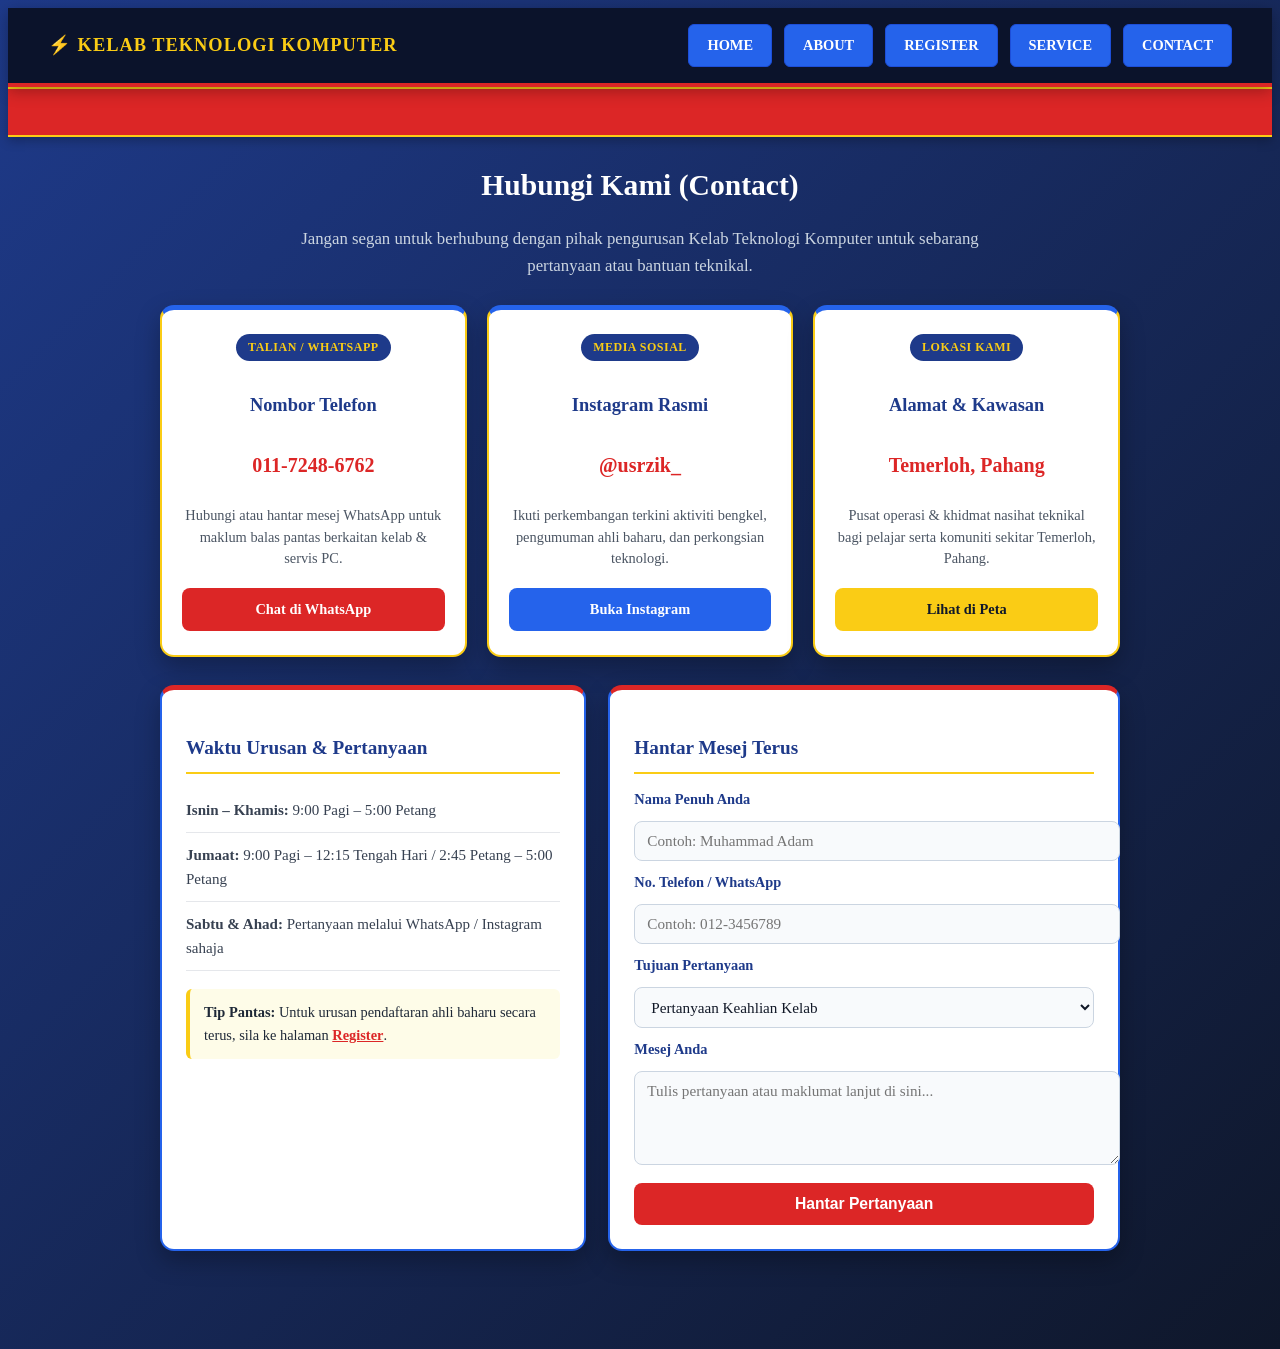
<file: contact.html>
<!DOCTYPE html>
<html lang="ms">
<head>
    <meta charset="UTF-8">
    <meta name="viewport" content="width=device-width, initial-scale=1.0">
    <title>Contact - Kelab Teknologi Komputer</title>
    <link rel="stylesheet" href="style.css">
</head>
<body>

    <!-- Bar Navigasi Lengkap (5 Halaman) -->
    <nav class="menu-navigasi">
        <div class="logo-brand">⚡ KELAB TEKNOLOGI KOMPUTER</div>
        <div class="nav-links">
            <a href="index.html" class="kotak-link">HOME</a>
            <a href="about.html" class="kotak-link">ABOUT</a>
            <a href="register.html" class="kotak-link">REGISTER</a>
            <a href="service.html" class="kotak-link">SERVICE</a>
            <a href="contact.html" class="kotak-link">CONTACT</a>
        </div>
    </nav>

    <!-- Banner Bergerak -->
    <div class="banner-bergerak-container">
        <div class="banner-bergerak-teks">
            <span>HUBUNGI KELAB TEKNOLOGI KOMPUTER!</span> &nbsp;&bull;&nbsp; 
            Sebarang pertanyaan keahlian, bengkel perkakasan, atau khidmat sokongan IT boleh terus diajukan kepada kami. &nbsp;&bull;&nbsp; 
            <span>TALIAN PANTAS &amp; MEDIA SOSIAL RASMI AKTIF!</span>
        </div>
    </div>

    <!-- Kandungan Utama Halaman Contact -->
    <main class="container">
        <div class="site-header" style="margin-top: 25px; margin-bottom: 25px;">
            <h2 id="tajuk-khas" style="font-size: 1.85rem;">Hubungi Kami (Contact)</h2>
            <p>Jangan segan untuk berhubung dengan pihak pengurusan Kelab Teknologi Komputer untuk sebarang pertanyaan atau bantuan teknikal.</p>
        </div>

        <!-- Bahagian 1: Kad Maklumat Perhubungan Utama -->
        <section class="contact-grid">
            <!-- Kad Telefon / WhatsApp -->
            <div class="kad-contact">
                <span class="badge-contact">TALIAN / WHATSAPP</span>
                <h3>Nombor Telefon</h3>
                <p class="info-utama-contact">011-7248-6762</p>
                <p class="desc-contact">Hubungi atau hantar mesej WhatsApp untuk maklum balas pantas berkaitan kelab &amp; servis PC.</p>
                <a href="https://wa.me/601172486762" target="_blank" class="btn-contact btn-merah">Chat di WhatsApp</a>
            </div>

            <!-- Kad Instagram -->
            <div class="kad-contact">
                <span class="badge-contact">MEDIA SOSIAL</span>
                <h3>Instagram Rasmi</h3>
                <p class="info-utama-contact">@usrzik_</p>
                <p class="desc-contact">Ikuti perkembangan terkini aktiviti bengkel, pengumuman ahli baharu, dan perkongsian teknologi.</p>
                <a href="https://www.instagram.com/usrzik_/" target="_blank" class="btn-contact btn-biru">Buka Instagram</a>
            </div>

            <!-- Kad Lokasi -->
            <div class="kad-contact">
                <span class="badge-contact">LOKASI KAMI</span>
                <h3>Alamat &amp; Kawasan</h3>
                <p class="info-utama-contact">Temerloh, Pahang</p>
                <p class="desc-contact">Pusat operasi &amp; khidmat nasihat teknikal bagi pelajar serta komuniti sekitar Temerloh, Pahang.</p>
                <a href="https://www.google.com/maps/search/?api=1&query=Temerloh,+Pahang" target="_blank" class="btn-contact btn-kuning">Lihat di Peta</a>
            </div>
        </section>

        <!-- Bahagian 2: Waktu Operasi & Borang Pertanyaan Pantas -->
        <section class="contact-bawah-grid">
            <!-- Kotak Waktu Urusan -->
            <div class="kotak-info-tambahan">
                <h3>Waktu Urusan &amp; Pertanyaan</h3>
                <ul class="senarai-waktu">
                    <li><strong>Isnin – Khamis:</strong> 9:00 Pagi – 5:00 Petang</li>
                    <li><strong>Jumaat:</strong> 9:00 Pagi – 12:15 Tengah Hari / 2:45 Petang – 5:00 Petang</li>
                    <li><strong>Sabtu &amp; Ahad:</strong> Pertanyaan melalui WhatsApp / Instagram sahaja</li>
                </ul>
                <div class="nota-pantas-contact">
                    <strong>Tip Pantas:</strong> Untuk urusan pendaftaran ahli baharu secara terus, sila ke halaman <a href="register.html">Register</a>.
                </div>
            </div>

            <!-- Borang Hantar Mesej Ringkas -->
            <div class="kotak-borang-contact">
                <h3>Hantar Mesej Terus</h3>
                <form action="#" method="post" class="borang-contact">
                    <label for="nama-pengirim">Nama Penuh Anda</label>
                    <input type="text" id="nama-pengirim" name="nama" placeholder="Contoh: Muhammad Adam" required>

                    <label for="telefon-pengirim">No. Telefon / WhatsApp</label>
                    <input type="tel" id="telefon-pengirim" name="telefon" placeholder="Contoh: 012-3456789" required>

                    <label for="subjek-mesej">Tujuan Pertanyaan</label>
                    <select id="subjek-mesej" name="subjek">
                        <option value="keahlian">Pertanyaan Keahlian Kelab</option>
                        <option value="servis">Tempahan Baik Pulih / Servis PC</option>
                        <option value="bengkel">Info Bengkel &amp; Aktiviti</option>
                        <option value="lain">Lain-lain Pertanyaan</option>
                    </select>

                    <label for="isi-mesej">Mesej Anda</label>
                    <textarea id="isi-mesej" name="mesej" rows="4" placeholder="Tulis pertanyaan atau maklumat lanjut di sini..." required></textarea>

                    <button type="submit" class="btn-hantar-contact">Hantar Pertanyaan</button>
                </form>
            </div>
        </section>
    </main>

</body>
</html>
</file>
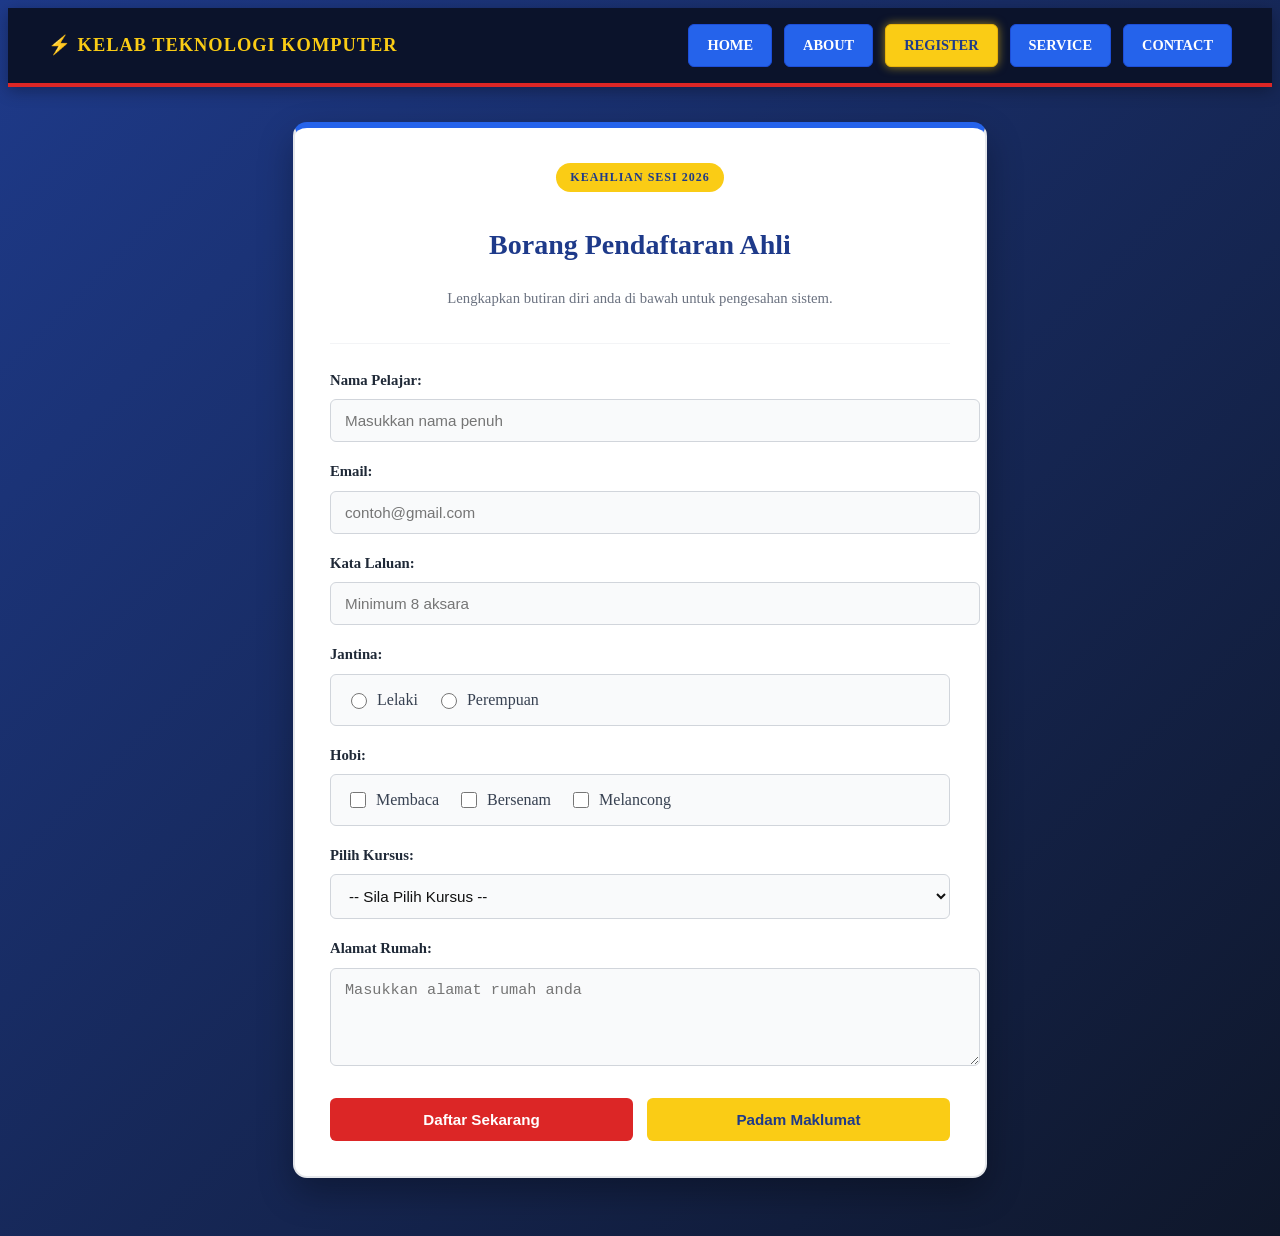
<file: register.html>
<!DOCTYPE html>
<html lang="ms">
<head>
    <meta charset="UTF-8">
    <meta name="viewport" content="width=device-width, initial-scale=1.0">
    <title>Register - Kelab Teknologi Komputer</title>
    <link rel="stylesheet" href="style.css">
</head>
<body>

    <nav class="menu-navigasi" style="--nav-bg-img: url('images/banner-nav.jpg');">
        <div class="logo-brand">⚡ KELAB TEKNOLOGI KOMPUTER</div>
        <div class="nav-links">
            <a href="index.html" class="kotak-link">HOME</a>
            <a href="about.html" class="kotak-link">ABOUT</a>
            <a href="register.html" class="kotak-link active">REGISTER</a>
            <a href="service.html" class="kotak-link">SERVICE</a>
            <a href="contact.html" class="kotak-link">CONTACT</a>
        </div>
    </nav>

    <div class="page-transition">
        <main class="container" style="margin-top: 35px;">
            <div class="form-card">
                <div class="form-header">
                    <span class="badge">KEAHLIAN SESI 2026</span>
                    <h1>Borang Pendaftaran Ahli</h1>
                    <p>Lengkapkan butiran diri anda di bawah untuk pengesahan sistem.</p>
                </div>

                <form action="#" method="post">
                    <div class="form-group">
                        <label for="nama">Nama Pelajar:</label>
                        <input type="text" id="nama" name="nama" placeholder="Masukkan nama penuh" maxlength="50" required>
                    </div>

                    <div class="form-group">
                        <label for="email">Email:</label>
                        <input type="email" id="email" name="email" placeholder="contoh@gmail.com" required>
                    </div>

                    <div class="form-group">
                        <label for="password">Kata Laluan:</label>
                        <input type="password" id="password" name="password" placeholder="Minimum 8 aksara" minlength="8" required>
                    </div>

                    <div class="form-group">
                        <label>Jantina:</label>
                        <div class="option-group">
                            <label class="inline-option" for="lelaki">
                                <input type="radio" id="lelaki" name="jantina" value="lelaki" required> Lelaki
                            </label>
                            <label class="inline-option" for="perempuan">
                                <input type="radio" id="perempuan" name="jantina" value="perempuan"> Perempuan
                            </label>
                        </div>
                    </div>

                    <div class="form-group">
                        <label>Hobi:</label>
                        <div class="option-group">
                            <label class="inline-option" for="membaca">
                                <input type="checkbox" id="membaca" name="hobi" value="membaca"> Membaca
                            </label>
                            <label class="inline-option" for="bersenam">
                                <input type="checkbox" id="bersenam" name="hobi" value="bersenam"> Bersenam
                            </label>
                            <label class="inline-option" for="melancong">
                                <input type="checkbox" id="melancong" name="hobi" value="melancong"> Melancong
                            </label>
                        </div>
                    </div>

                    <div class="form-group">
                        <label for="kursus">Pilih Kursus:</label>
                        <select id="kursus" name="kursus" required>
                            <option value="">-- Sila Pilih Kursus --</option>
                            <option value="komputer">Teknologi Komputer</option>
                            <option value="mekanikal">Teknologi Mekanikal</option>
                            <option value="elektronik">Teknologi Elektronik</option>
                        </select>
                    </div>

                    <div class="form-group">
                        <label for="alamat">Alamat Rumah:</label>
                        <textarea id="alamat" name="alamat" rows="4" placeholder="Masukkan alamat rumah anda" required></textarea>
                    </div>

                    <div class="button-group">
                        <input type="submit" value="Daftar Sekarang" class="btn-submit">
                        <input type="reset" value="Padam Maklumat" class="btn-reset">
                    </div>
                </form>
            </div>
        </main>
    </div>

</body>
</html>
</file>
<file: style.css>
{
    box-sizing: border-box;
    margin: 0;
    padding: 0;
    font-family: 'Segoe UI', Tahoma, Geneva, Verdana, sans-serif;
}

body {
    background: linear-gradient(135deg, #1e3a8a 0%, #0f172a 100%);
    color: #ffffff;
    min-height: 100vh;
    line-height: 1.6;
    padding-bottom: 50px;
}

.page-transition {
    animation: fadeInPage 0.5s ease-in-out forwards;
}

@keyframes fadeInPage {
    from { opacity: 0; transform: translateY(10px); }
    to { opacity: 1; transform: translateY(0); }
}

.menu-navigasi {
    position: sticky;
    top: 0;
    z-index: 1000;
    display: flex;
    justify-content: space-between;
    align-items: center;
    background-color: #0b132b;
    border-bottom: 4px solid #dc2626; 
    padding: 16px 40px;
    box-shadow: 0 4px 15px rgba(0, 0, 0, 0.3);
}

.logo-brand {
    color: #facc15; 
    font-weight: 800;
    font-size: 1.15rem;
    letter-spacing: 1px;
}

.nav-links {
    display: flex;
    gap: 12px;
    flex-wrap: wrap;
}

.kotak-link {
    display: inline-block;
    padding: 9px 18px;
    color: #ffffff; 
    text-decoration: none;
    font-size: 0.9rem;
    font-weight: 700;
    border-radius: 6px;
    background-color: #2563eb;
    border: 1px solid #1d4ed8;
    transition: all 0.3s ease;
}

.kotak-link:hover {
    background-color: #dc2626; 
    border-color: #b91c1c;
    color: #ffffff;
    transform: translateY(-2px);
}


.kotak-link.active {
    background-color: #facc15; 
    color: #1e3a8a; 
    border-color: #eab308;
    font-weight: 800;
    box-shadow: 0 0 10px rgba(250, 204, 21, 0.6);
}

.site-header {
    text-align: center;
    margin: 40px auto 30px;
    padding: 0 20px;
    max-width: 750px;
}

.badge {
    display: inline-block;
    background-color: #facc15;
    color: #1e3a8a; 
    font-size: 0.75rem;
    font-weight: 800;
    padding: 5px 14px;
    border-radius: 20px;
    letter-spacing: 1px;
    margin-bottom: 12px;
}

#tajuk-khas {
    font-size: 2.3rem;
    font-weight: 800;
    color: #ffffff;
    margin-bottom: 10px;
}

.site-header p {
    color: #cbd5e1;
    font-size: 1.05rem;
}

.penting {
    color: #f87171;
    font-weight: 700;
    margin-bottom: 15px;
}

.container {
    max-width: 960px;
    margin: 0 auto;
    padding: 0 20px;
}

.grid-container {
    display: grid;
    grid-template-columns: repeat(3, 1fr);
    gap: 22px;
    margin-bottom: 35px;
}

.kotak {
    background-color: #ffffff; 
    color: #111111; 
    border: 2px solid #facc15; 
    border-top: 5px solid #dc2626; 
    padding: 28px 22px;
    border-radius: 10px;
    text-align: center;
    box-shadow: 0 8px 20px rgba(0, 0, 0, 0.2);
    transition: transform 0.3s ease, box-shadow 0.3s ease;
}

.kotak:hover {
    transform: translateY(-6px);
    box-shadow: 0 12px 25px rgba(250, 204, 21, 0.3);
}

.kotak h2 {
    font-size: 1.25rem;
    color: #1e3a8a; 
    margin-bottom: 10px;
}

.kotak p {
    font-size: 0.95rem;
    color: #4b5563;
}


.cta-box {
    background-color: rgba(255, 255, 255, 0.1); 
    border: 2px dashed #facc15; 
    border-radius: 12px;
    padding: 30px;
    text-align: center;
}

.btn-canggih {
    display: inline-block;
    margin-top: 12px;
    padding: 12px 28px;
    background-color: #facc15; 
    color: #1e3a8a; 
    text-decoration: none;
    font-weight: 700;
    border-radius: 6px;
    transition: background-color 0.3s ease, transform 0.2s ease;
}

.btn-canggih:hover {
    background-color: #eab308;
    transform: scale(1.03);
}

.form-card {
    background-color: #ffffff; 
    color: #111111;
    border: 2px solid #e5e7eb;
    border-top: 6px solid #2563eb;
    border-radius: 14px;
    padding: 35px;
    max-width: 620px;
    margin: 0 auto;
    box-shadow: 0 15px 35px rgba(0, 0, 0, 0.3);
}

.form-header {
    text-align: center;
    margin-bottom: 25px;
    border-bottom: 1px solid #f3f4f6;
    padding-bottom: 18px;
}

.form-header h1 {
    font-size: 1.75rem;
    color: #1e3a8a;
}

.form-header p {
    font-size: 0.92rem;
    color: #6b7280;
}

.form-group {
    margin-bottom: 18px;
}

.form-group > label {
    display: block;
    font-weight: 600;
    font-size: 0.92rem;
    color: #1f2937;
    margin-bottom: 7px;
}

input[type="text"],
input[type="email"],
input[type="password"],
select,
textarea {
    width: 100%;
    padding: 12px 14px;
    border: 1px solid #d1d5db;
    border-radius: 6px;
    font-size: 0.95rem;
    background-color: #f9fafb;
    color: #111111;
    transition: border-color 0.2s, box-shadow 0.2s;
}

input:focus, select:focus, textarea:focus {
    outline: none;
    border-color: #2563eb;
    box-shadow: 0 0 0 3px rgba(37, 99, 235, 0.2);
    background-color: #ffffff;
}

textarea {
    resize: vertical;
}

.option-group {
    display: flex;
    flex-wrap: wrap;
    gap: 18px;
    background-color: #f9fafb;
    padding: 12px 15px;
    border: 1px solid #d1d5db;
    border-radius: 6px;
}

.inline-option {
    display: flex;
    align-items: center;
    gap: 7px;
    color: #374151;
    cursor: pointer;
}

input[type="radio"],
input[type="checkbox"] {
    accent-color: #2563eb;
    width: 16px;
    height: 16px;
}

.button-group {
    display: flex;
    gap: 14px;
    margin-top: 25px;
}

.btn-submit, .btn-reset {
    flex: 1;
    padding: 13px;
    border: none;
    border-radius: 6px;
    font-size: 0.95rem;
    font-weight: 700;
    cursor: pointer;
    transition: opacity 0.2s, transform 0.1s;
}

.btn-submit {
    background-color: #dc2626; 
    color: #ffffff;
}

.btn-submit:hover {
    background-color: #b91c1c;
}

.btn-reset {
    background-color: #facc15;
    color: #1e3a8a;
}

.btn-reset:hover {
    background-color: #eab308;
}


@media (max-width: 768px) {
    .grid-container {
        grid-template-columns: repeat(2, 1fr);
    }
}

@media (max-width: 540px) {
    .grid-container {
        grid-template-columns: 1fr;
    }
    .menu-navigasi {
        flex-direction: column;
        gap: 12px;
    }
    .button-group {
        flex-direction: column;
    }
}

.feature-section {
    display: flex;
    align-items: center;
    gap: 30px;
    background: rgba(255, 255, 255, 0.05);
    border: 2px solid #2563eb;
    padding: 25px;
    border-radius: 14px;
    margin-bottom: 30px;
    box-shadow: 0 10px 25px rgba(0, 0, 0, 0.2);
}

.feature-text {
    flex: 1;
}

.feature-text h3 {
    color: #facc15;
    font-size: 1.4rem;
    margin-bottom: 10px;
}

.feature-text p {
    color: #cbd5e1;
    font-size: 0.95rem;
}

.feature-image {
    flex: 1;
    text-align: center;
}

.img-bengkel {
    width: 100%;
    max-width: 400px;
    height: auto;
    border-radius: 10px;
    border: 3px solid #facc15;
    box-shadow: 0 8px 20px rgba(0, 0, 0, 0.3);
    transition: transform 0.3s ease, box-shadow 0.3s ease;
}

.img-bengkel:hover {
    transform: scale(1.03);
    box-shadow: 0 12px 30px rgba(250, 204, 21, 0.4);
}


@media (max-width: 768px) {
    .feature-section {
        flex-direction: column;
        text-align: center;
    }
}
















.galeri-bersebelahan {
    display: flex;
    justify-content: center;
    align-items: center;
    gap: 20px; 
    margin: 25px 0;
    flex-wrap: wrap; 
}


.gambar-sisi {
    width: 48px;
    max-width: 420px;
    height: 260px;
    object-fit: cover; 
    border-radius: 12px;
    border: 3px solid #facc15; 
    box-shadow: 0 8px 20px rgba(0, 0, 0, 0.3);
    transition: transform 0.3s ease, border-color 0.3s ease;
}

.gambar-sisi:hover {
    transform: scale(1.03);
    border-color: #dc2626; 
}


@media (max-width: 600px) {
    .gambar-sisi {
        width: 100%;
        height: auto;
    }
}

.gambar-kecil-about {
    max-width: 280px; 
    width: 100%;
    height: auto;
}







.gambar-besar-home {
    max-width: 200px; 
    width: 100%;
    height: auto;
}


.jadual-kelab-container {
    margin: 30px 0;
    overflow-x: auto; 
}

.tabel-kelab {
    width: 100%;
    border-collapse: collapse;
    background-color: #ffffff;
    color: #111111;
    border-radius: 10px;
    overflow: hidden;
    box-shadow: 0 8px 20px rgba(0, 0, 0, 0.2);
}

.tabel-kelab th {
    background-color: #1e3a8a; 
    color: #facc15; 
    padding: 14px 18px;
    font-size: 1rem;
    text-align: left;
    border-bottom: 3px solid #dc2626;
}

.tabel-kelab td {
    padding: 12px 18px;
    border-bottom: 1px solid #e5e7eb;
    font-size: 0.95rem;
    color: #374151;
}

.tabel-kelab tr:nth-child(even) {
    background-color: #f9fafb;
}

.tabel-kelab tr:hover {
    background-color: #fefce8; 
}

.video-container {
    max-width: 700px;
    margin: 30px auto;
    background-color: #ffffff;
    border: 2px solid #facc15; 
    border-top: 5px solid #2563eb; 
    border-radius: 12px;
    padding: 20px;
    text-align: center;
    box-shadow: 0 10px 25px rgba(0, 0, 0, 0.2);
}

.video-container h3 {
    color: #1e3a8a;
    font-size: 1.25rem;
    margin-bottom: 15px;
}


.responsive-iframe-box {
    position: relative;
    width: 100%;
    padding-bottom: 56.25%; 
    height: 0;
    overflow: hidden;
    border-radius: 8px;
}

.responsive-iframe-box iframe {
    position: absolute;
    top: 0;
    left: 0;
    width: 100%;
    height: 100%;
    border: none;
}
/* Styling untuk Banner Bergerak (Running Text) */
.banner-bergerak-container {
    width: 100%;
    background-color: #dc2626; /* Latar Merah */
    color: #ffffff; /* Teks Putih */
    border-top: 2px solid #facc15; /* Garis Kuning di atas */
    border-bottom: 2px solid #facc15; /* Garis Kuning di bawah */
    overflow: hidden;
    white-space: nowrap;
    padding: 10px 0;
    box-shadow: 0 4px 10px rgba(0, 0, 0, 0.25);
}

.banner-bergerak-teks {
    display: inline-block;
    padding-left: 100%;
    font-weight: 700;
    font-size: 0.95rem;
    letter-spacing: 0.5px;
    animation: gerakTeks 18s linear infinite;
}

.banner-bergerak-teks span {
    color: #facc15; /* Sorotan Kuning pada kata kunci penting */
    font-weight: 800;
}

/* Hentikan gerakan sementara apabila tetikus diletakkan di atas banner */
.banner-bergerak-container:hover .banner-bergerak-teks {
    animation-play-state: paused;
}

@keyframes gerakTeks {
    0% {
        transform: translate(0, 0);
    }
    100% {
        transform: translate(-100%, 0);
    }
}
/* Styling Carta Organisasi Kelab Teknologi Komputer */
.carta-organisasi {
    margin: 35px 0;
}

.carta-header {
    text-align: center;
    margin-bottom: 28px;
}

.carta-header h2 {
    color: #facc15; /* Kuning */
    font-size: 1.75rem;
    margin-bottom: 8px;
}

.carta-header p {
    color: #cbd5e1; /* Putih Cair */
    font-size: 0.95rem;
}

/* Baris Pengerusi / Peneraju Utama di Tengah */
.baris-peneraju {
    display: flex;
    justify-content: center;
    margin-bottom: 28px;
}

/* Grid Jawatankuasa Utama & AJK */
.grid-organisasi {
    display: grid;
    grid-template-columns: repeat(3, 1fr);
    gap: 22px;
}

/* Kad Profil Ahli Carta Organisasi */
.kad-ahli {
    background-color: #ffffff; /* Latar Putih */
    color: #111111;
    border: 2px solid #facc15; /* Bingkai Kuning */
    border-top: 5px solid #dc2626; /* Jalur Atas Merah */
    border-radius: 12px;
    padding: 22px 18px;
    text-align: center;
    max-width: 310px;
    width: 100%;
    box-shadow: 0 8px 20px rgba(0, 0, 0, 0.25);
    transition: transform 0.3s ease, box-shadow 0.3s ease;
}

.kad-ahli:hover {
    transform: translateY(-6px);
    box-shadow: 0 12px 26px rgba(250, 204, 21, 0.35);
}

.foto-ahli {
    width: 105px;
    height: 105px;
    object-fit: cover;
    border-radius: 50%; /* Bentuk bulat kemas untuk gambar profil */
    border: 3px solid #2563eb; /* Bingkai Biru */
    margin: 0 auto 14px;
    display: block;
    background-color: #e5e7eb;
}

.jawatan-ahli {
    display: inline-block;
    background-color: #1e3a8a; /* Biru Korporat */
    color: #facc15; /* Teks Kuning */
    font-size: 0.78rem;
    font-weight: 800;
    padding: 4px 12px;
    border-radius: 20px;
    margin-bottom: 10px;
    letter-spacing: 0.4px;
}

.nama-ahli {
    font-size: 1.12rem;
    font-weight: 800;
    color: #111827;
    margin-bottom: 6px;
}

.bidang-ahli {
    font-size: 0.88rem;
    color: #4b5563;
}

/* Responsif untuk Tablet & Telefon Bimbit */
@media (max-width: 820px) {
    .grid-organisasi {
        grid-template-columns: repeat(2, 1fr);
    }
}

@media (max-width: 560px) {
    .grid-organisasi {
        grid-template-columns: 1fr;
    }
    .kad-ahli {
        max-width: 100%;
    }
}
/* Styling Bahagian Maklumat Kelab (3 Kad Ringkas) */
.maklumat-kelab-box {
    background: rgba(15, 23, 42, 0.72);
    border: 1.5px solid rgba(59, 130, 246, 0.45);
    border-top: 4px solid #facc15; /* Aksen Kuning */
    border-radius: 16px;
    padding: 22px 24px;
    margin: 25px 0 30px;
    box-shadow: 0 10px 25px rgba(0, 0, 0, 0.25);
    backdrop-filter: blur(8px);
}

.maklumat-kelab-tajuk {
    color: #38bdf8; /* Biru Cerah */
    font-size: 0.92rem;
    font-weight: 800;
    letter-spacing: 1.5px;
    text-transform: uppercase;
    margin-bottom: 16px;
}

.maklumat-kelab-grid {
    display: grid;
    grid-template-columns: repeat(3, 1fr);
    gap: 16px;
}

.kad-info-kelab {
    background: rgba(255, 255, 255, 0.05);
    border: 1px solid rgba(148, 163, 184, 0.25);
    border-radius: 12px;
    padding: 16px 18px;
    transition: transform 0.25s ease, border-color 0.25s ease;
}

.kad-info-kelab:hover {
    transform: translateY(-3px);
    border-color: #facc15; /* Bingkai Kuning apabila disentuh */
}

.label-info-kelab {
    display: block;
    font-size: 0.85rem;
    color: #cbd5e1;
    margin-bottom: 6px;
}

.nilai-info-kelab {
    display: block;
    font-size: 1.25rem;
    font-weight: 800;
    color: #ffffff;
}

.nilai-info-kelab.sorotan-kuning {
    color: #facc15;
}

/* Responsif untuk Telefon Bimbit & Skrin Kecil */
@media (max-width: 768px) {
    .maklumat-kelab-grid {
        grid-template-columns: 1fr;
    }
}








/* Styling Halaman Contact */
.contact-grid {
    display: grid;
    grid-template-columns: repeat(3, 1fr);
    gap: 20px;
    margin-bottom: 28px;
}

.kad-contact {
    background-color: #ffffff !important;
    color: #111827;
    border: 2px solid #facc15;
    border-top: 5px solid #2563eb;
    border-radius: 14px;
    padding: 24px 20px;
    text-align: center;
    box-shadow: 0 10px 24px rgba(0, 0, 0, 0.28);
    display: flex;
    flex-direction: column;
    justify-content: space-between;
    transition: transform 0.25s ease;
}

.kad-contact:hover {
    transform: translateY(-5px);
}

.badge-contact {
    display: inline-block;
    background-color: #1e3a8a;
    color: #facc15;
    font-size: 0.75rem;
    font-weight: 800;
    padding: 4px 12px;
    border-radius: 20px;
    margin: 0 auto 12px;
    letter-spacing: 0.5px;
}

.kad-contact h3 {
    color: #1e3a8a;
    font-size: 1.15rem;
    margin-bottom: 8px;
}

.info-utama-contact {
    font-size: 1.25rem;
    font-weight: 800;
    color: #dc2626;
    margin-bottom: 10px;
}

.desc-contact {
    font-size: 0.9rem;
    color: #4b5563;
    line-height: 1.5;
    margin-bottom: 18px;
}

.btn-contact {
    display: inline-block;
    text-decoration: none;
    font-weight: 700;
    font-size: 0.9rem;
    padding: 10px 18px;
    border-radius: 8px;
    transition: opacity 0.25s ease, transform 0.2s ease;
}

.btn-contact:hover {
    opacity: 0.9;
    transform: scale(1.03);
}

.btn-merah {
    background-color: #dc2626;
    color: #ffffff;
}

.btn-biru {
    background-color: #2563eb;
    color: #ffffff;
}

.btn-kuning {
    background-color: #facc15;
    color: #0f172a;
}

/* Seksyen Bawah Contact (Waktu Urusan & Borang) */
.contact-bawah-grid {
    display: grid;
    grid-template-columns: 1fr 1.2fr;
    gap: 22px;
    margin-bottom: 40px;
}

.kotak-info-tambahan,
.kotak-borang-contact {
    background-color: #ffffff !important;
    color: #111827;
    border: 2px solid #2563eb;
    border-top: 5px solid #dc2626;
    border-radius: 14px;
    padding: 24px;
    box-shadow: 0 10px 24px rgba(0, 0, 0, 0.28);
}

.kotak-info-tambahan h3,
.kotak-borang-contact h3 {
    color: #1e3a8a;
    font-size: 1.2rem;
    margin-bottom: 14px;
    border-bottom: 2px solid #facc15;
    padding-bottom: 8px;
}

.senarai-waktu {
    list-style: none;
    padding: 0;
    margin: 0 0 18px;
}

.senarai-waktu li {
    padding: 10px 0;
    border-bottom: 1px solid #e5e7eb;
    font-size: 0.94rem;
    color: #374151;
}

.nota-pantas-contact {
    background-color: #fefce8;
    border-left: 4px solid #facc15;
    padding: 12px 14px;
    border-radius: 6px;
    font-size: 0.9rem;
    color: #1f2937;
}

.nota-pantas-contact a {
    color: #dc2626;
    font-weight: 700;
    text-decoration: underline;
}

.borang-contact {
    display: flex;
    flex-direction: column;
    gap: 10px;
}

.borang-contact label {
    font-size: 0.9rem;
    font-weight: 700;
    color: #1e3a8a;
}

.borang-contact input,
.borang-contact select,
.borang-contact textarea {
    width: 100%;
    padding: 10px 12px;
    border: 1.5px solid #cbd5e1;
    border-radius: 8px;
    font-size: 0.95rem;
    font-family: inherit;
    background-color: #f8fafc;
    color: #111827;
}

.borang-contact input:focus,
.borang-contact select:focus,
.borang-contact textarea:focus {
    outline: none;
    border-color: #2563eb;
    background-color: #ffffff;
}

.btn-hantar-contact {
    margin-top: 8px;
    background-color: #dc2626;
    color: #ffffff;
    border: none;
    padding: 12px 18px;
    font-size: 0.98rem;
    font-weight: 800;
    border-radius: 8px;
    cursor: pointer;
    transition: background-color 0.25s ease;
}

.btn-hantar-contact:hover {
    background-color: #b91c1c;
}

/* Responsif Skrin Kecil */
@media (max-width: 850px) {
    .contact-grid,
    .contact-bawah-grid {
        grid-template-columns: 1fr;
    }
}
</file>
